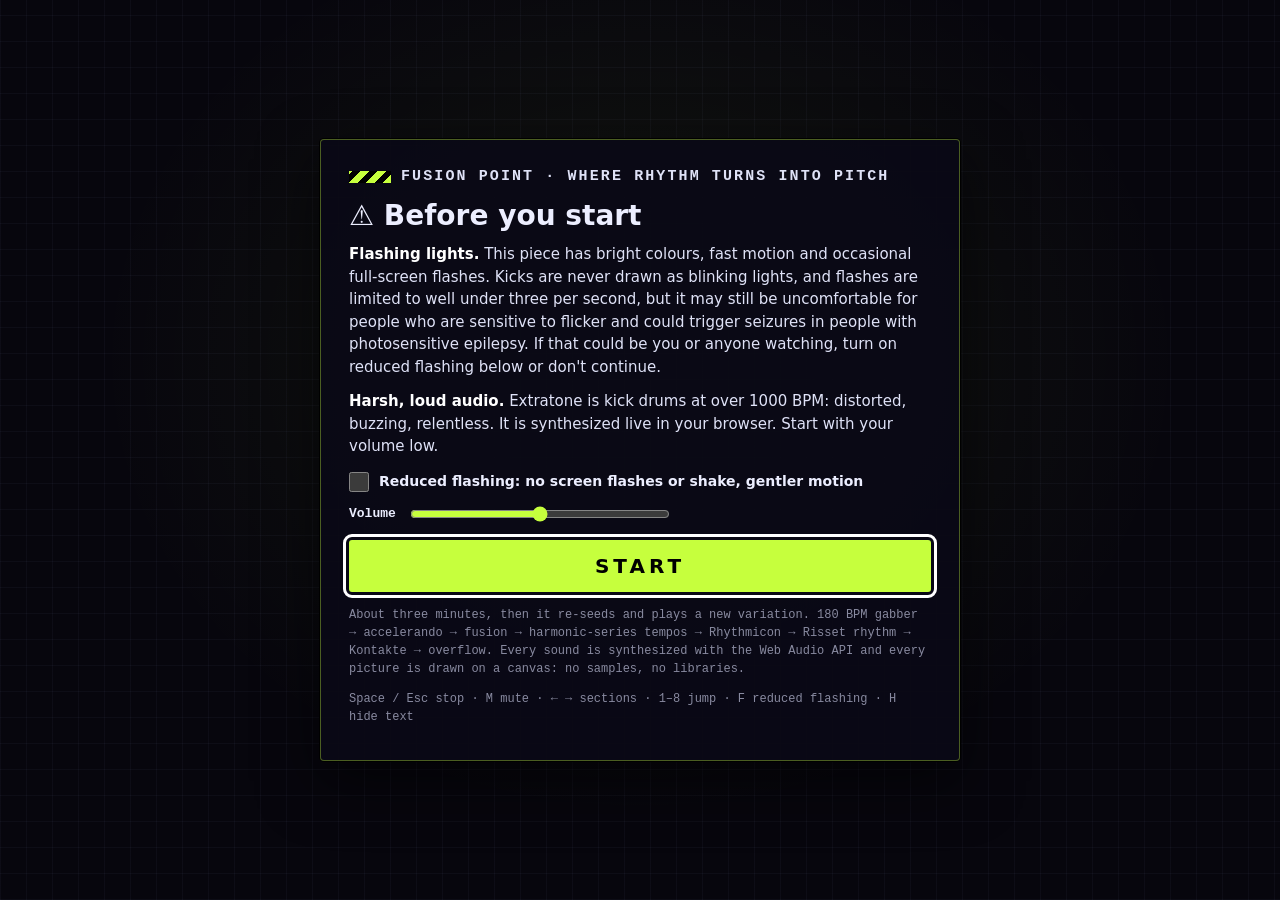
<file: index.html>
<!doctype html>
<html lang="en">
<head>
  <meta charset="utf-8">
  <meta name="viewport" content="width=device-width, initial-scale=1, viewport-fit=cover">
  <title>FUSION POINT</title>
  <meta name="description" content="Generative extratone: kick drums sped up until rhythm turns into pitch. Web Audio + Canvas, no samples, no libraries.">
  <meta name="theme-color" content="#07060d">
  <link rel="stylesheet" href="css/style.css">
</head>
<body>
  <canvas id="stage" aria-label="Visualisation: every kick drum on a spiral, a tempo-to-pitch ladder, an oscilloscope and a spectrum"></canvas>

  <div id="hud" class="hidden" aria-hidden="true">
    <header id="sec">
      <div class="secnum"><b id="secNum">01</b><span>/</span><span id="secCount">08</span></div>
      <h2 id="secTitle"></h2>
      <div id="secSub"></div>
      <ul id="stat"></ul>
      <div id="timeline"></div>
    </header>
    <section id="meter">
      <div class="lane"><span id="laneVal">kick</span><span id="modeVal" class="mode">RHYTHM</span></div>
      <div class="bpm"><span id="bpmVal">180</span><small>BPM</small></div>
      <div class="row"><span id="hzVal">3.00 Hz</span><span class="dot">·</span><span id="msVal">333.3 ms</span></div>
      <div class="row note"><span id="noteVal">pulse</span></div>
      <div class="kicks">kicks fired <span id="kickVal">0</span></div>
    </section>
    <ol id="log"></ol>
  </div>

  <div id="controls" hidden>
    <button id="btnStop" type="button" title="Stop instantly (Space, Esc)">&#9632; Stop</button>
    <button id="btnMute" type="button" title="Mute audio, keep visuals (M)">Mute</button>
    <button id="btnPrev" type="button" title="Previous section (&larr;)" aria-label="Previous section">&lsaquo;</button>
    <button id="btnNext" type="button" title="Next section (&rarr;)" aria-label="Next section">&rsaquo;</button>
    <button id="btnFlash" type="button" title="Toggle reduced flashing (F)">Flashing: full</button>
    <button id="btnHud" type="button" title="Show / hide the theory text (H)">Text</button>
    <button id="btnFull" type="button" title="Fullscreen" aria-label="Fullscreen">&#x26F6;</button>
    <label class="vol" title="Volume"><span class="sr">Volume</span><input id="vol" type="range" min="0" max="1" step="0.01" value="0.5"></label>
  </div>

  <div id="warning" role="dialog" aria-modal="true" aria-labelledby="warnTitle" aria-describedby="warnBody">
    <div class="warn-card">
      <p class="kicker"><span class="tape" aria-hidden="true"></span>FUSION POINT &middot; where rhythm turns into pitch</p>
      <h1 id="warnTitle"><span aria-hidden="true">&#9888;</span> Before you start</h1>
      <div id="warnBody">
        <p><strong>Flashing lights.</strong> This piece has bright colours, fast motion and occasional
          full-screen flashes. Kicks are never drawn as blinking lights, and flashes are limited to well
          under three per second, but it may still be uncomfortable for people who are sensitive to flicker
          and could trigger seizures in people with photosensitive epilepsy. If that could be you or anyone
          watching, turn on reduced flashing below or don't continue.</p>
        <p><strong>Harsh, loud audio.</strong> Extratone is kick drums at over 1000 BPM: distorted,
          buzzing, relentless. It is synthesized live in your browser. Start with your volume low.</p>
      </div>
      <label class="check"><input type="checkbox" id="reducedToggle"> Reduced flashing: no screen flashes or shake, gentler motion</label>
      <p id="rmNote" class="note" hidden>Your system is set to reduce motion, so reduced flashing starts switched on.</p>
      <label class="startvol">Volume <input type="range" id="startVol" min="0" max="1" step="0.01" value="0.5"></label>
      <button id="startBtn" class="start" type="button">Start</button>
      <p class="fine">About three minutes, then it re-seeds and plays a new variation. 180 BPM gabber &rarr; accelerando &rarr;
        fusion &rarr; harmonic-series tempos &rarr; Rhythmicon &rarr; Risset rhythm &rarr; Kontakte &rarr; overflow.
        Every sound is synthesized with the Web Audio API and every picture is drawn on a canvas: no samples, no libraries.</p>
      <p class="fine keys">Space / Esc stop &middot; M mute &middot; &larr; &rarr; sections &middot; 1&ndash;8 jump &middot; F reduced flashing &middot; H hide text</p>
    </div>
  </div>

  <noscript><p class="noscript">FUSION POINT needs JavaScript: all of its sound and pictures are generated by code.</p></noscript>

  <script src="js/core/util.js"></script>
  <script src="js/theory/tempo.js"></script>
  <script src="js/audio/engine.js"></script>
  <script src="js/audio/kicktrain.js"></script>
  <script src="js/audio/synths.js"></script>
  <script src="js/music/kit.js"></script>
  <script src="js/music/sections/01-gabber.js"></script>
  <script src="js/music/sections/02-accelerando.js"></script>
  <script src="js/music/sections/03-fusion.js"></script>
  <script src="js/music/sections/04-harmonics.js"></script>
  <script src="js/music/sections/05-rhythmicon.js"></script>
  <script src="js/music/sections/06-risset.js"></script>
  <script src="js/music/sections/07-kontakte.js"></script>
  <script src="js/music/sections/08-overflow.js"></script>
  <script src="js/music/conductor.js"></script>
  <script src="js/visual/sprites.js"></script>
  <script src="js/visual/coil.js"></script>
  <script src="js/visual/ladder.js"></script>
  <script src="js/visual/scope.js"></script>
  <script src="js/visual/hud.js"></script>
  <script src="js/visual/renderer.js"></script>
  <script src="js/main.js"></script>
</body>
</html>
</file>
<file: css/style.css>
/* FUSION POINT — page styles. System fonts only; nothing is fetched. */
:root {
  color-scheme: dark;
  --bg: #07060d;
  --ink: #eceeff;
  --dim: rgba(214, 218, 245, 0.62);
  --faint: rgba(214, 218, 245, 0.16);
  --panel: rgba(9, 8, 20, 0.78);
  --acc: 78;               /* section accent hue, set from JS */
  --accent: hsl(var(--acc), 100%, 62%);
  --lime: #c6ff3d;
  --mono: ui-monospace, SFMono-Regular, Menlo, Consolas, "Liberation Mono", monospace;
  --sans: system-ui, -apple-system, "Segoe UI", Roboto, "Helvetica Neue", Arial, sans-serif;
  --band-top: 70vh;
  --band-h: 140px;
}
* { box-sizing: border-box; }
html, body { margin: 0; height: 100%; background: var(--bg); color: var(--ink); overflow: hidden; }
body { font-family: var(--sans); -webkit-font-smoothing: antialiased; }
canvas#stage { position: fixed; inset: 0; width: 100vw; height: 100vh; height: 100dvh; display: block; background: var(--bg); }
.sr { position: absolute; width: 1px; height: 1px; overflow: hidden; clip: rect(0 0 0 0); }
.noscript { padding: 2rem; font-family: var(--mono); }

/* ------------------------------------------------------------------ HUD */
#hud { position: fixed; inset: 0; pointer-events: none; transition: opacity 0.4s; }
#hud.hidden { opacity: 0; }
#hud { text-shadow: 0 1px 2px #000, 0 0 12px rgba(0, 0, 0, 0.85); }

#sec { position: absolute; left: 20px; top: 16px; width: min(360px, 34vw); }
.secnum { font: 800 13px/1 var(--mono); letter-spacing: 0.12em; color: var(--dim); }
.secnum b { color: var(--accent); font-size: 15px; }
.secnum span { margin-left: 4px; }
#secTitle { margin: 6px 0 2px; font: 900 clamp(26px, 3.1vw, 46px)/1.02 var(--sans); letter-spacing: -0.01em; text-transform: uppercase; }
#secTitle.pop { animation: pop 0.5s cubic-bezier(.2,.9,.3,1.3); }
@keyframes pop { from { transform: translateY(6px) scale(1.04); opacity: 0.2; } to { transform: none; opacity: 1; } }
#secSub { font: 600 13px/1.3 var(--mono); color: var(--accent); }
#stat { list-style: none; margin: 10px 0 0; padding: 8px 0 0 10px; border-left: 2px solid var(--accent); font: 600 12.5px/1.55 var(--mono); color: var(--ink); }
#stat li { white-space: nowrap; overflow: hidden; text-overflow: ellipsis; }
#timeline { display: flex; gap: 3px; margin-top: 12px; height: 5px; }
#timeline span { position: relative; background: var(--faint); overflow: hidden; }
#timeline span.on { background: rgba(214, 218, 245, 0.28); }
#timeline span i { position: absolute; inset: 0; background: var(--accent); transform-origin: left; transform: scaleX(0); }
#timeline span.done i { background: rgba(214, 218, 245, 0.55); }

/* the tachometer */
#meter { position: absolute; right: 22px; top: 16px; text-align: right; font-family: var(--mono); --lh: 78; --p: 0; }
#meter .lane { font: 800 11px/1 var(--mono); letter-spacing: 0.14em; text-transform: uppercase; color: hsl(var(--lh), 100%, 66%); }
#meter .mode { margin-left: 10px; padding: 2px 6px; border: 1px solid currentColor; color: var(--ink); }
#meter .bpm { margin-top: 4px; font: 800 clamp(44px, 6vw, 92px)/0.95 var(--mono); letter-spacing: -0.04em; font-variant-numeric: tabular-nums; color: #fff; }
#meter .bpm small { margin-left: 6px; font-size: 0.24em; letter-spacing: 0.1em; color: var(--dim); }
#meter .row { font: 700 15px/1.45 var(--mono); font-variant-numeric: tabular-nums; }
#meter .row .dot { margin: 0 6px; color: var(--dim); }
#meter .note { color: hsl(var(--lh), 100%, 72%); font-size: 17px; }
#meter .kicks { margin-top: 6px; font: 600 11px/1.3 var(--mono); letter-spacing: 0.08em; text-transform: uppercase; color: var(--dim); }
#meter .kicks span { color: var(--ink); font-size: 13px; letter-spacing: 0; font-variant-numeric: tabular-nums; }
#meter.idle .bpm, #meter.idle .row { opacity: 0.45; }

/* the lab log, just above the scope band */
#log { position: absolute; left: 20px; bottom: calc(100% - var(--band-top) + 10px); width: min(620px, 52vw); margin: 0; padding: 0; list-style: none;
  font: 600 12.5px/1.5 var(--mono); }
#log li { display: flex; gap: 10px; transition: opacity 0.4s; }
#log .ts { color: var(--dim); flex: none; font-variant-numeric: tabular-nums; }
#log .tx { color: var(--ink); }
#log li.new .tx { animation: type 0.45s steps(18, end); color: hsl(var(--h, var(--acc)), 100%, 80%); }
@keyframes type { from { clip-path: inset(0 100% 0 0); } to { clip-path: inset(0 0 0 0); } }

/* -------------------------------------------------------------- controls */
#controls { position: fixed; left: 50%; bottom: 10px; transform: translateX(-50%); display: flex; gap: 6px; align-items: center;
  padding: 6px; background: var(--panel); border: 1px solid var(--faint); border-radius: 4px; transition: opacity 0.5s; z-index: 5; }
#controls[hidden] { display: none; }
body.idle #controls { opacity: 0.12; }
body.idle #controls:hover, body.idle #controls:focus-within { opacity: 1; }
#controls button { font: 700 12px/1 var(--mono); color: var(--ink); background: rgba(255, 255, 255, 0.06); border: 1px solid var(--faint);
  border-radius: 3px; padding: 8px 10px; cursor: pointer; min-height: 34px; }
#controls button:hover { border-color: var(--accent); }
#controls button:focus-visible { outline: 2px solid var(--accent); outline-offset: 1px; }
#controls button.paused { background: var(--accent); color: #000; }
#controls button[aria-pressed="true"] { border-color: var(--accent); color: var(--accent); }
#controls .vol input { width: 90px; accent-color: var(--accent); vertical-align: middle; }

/* --------------------------------------------------------------- warning */
#warning { position: fixed; inset: 0; display: grid; place-items: center; padding: 16px; z-index: 10; overflow-y: auto;
  background:
    radial-gradient(ellipse at 50% 40%, rgba(198, 255, 61, 0.07), transparent 60%),
    repeating-linear-gradient(0deg, rgba(170, 180, 255, 0.04) 0 1px, transparent 1px 26px),
    repeating-linear-gradient(90deg, rgba(170, 180, 255, 0.04) 0 1px, transparent 1px 26px),
    var(--bg); }
#warning[hidden] { display: none; }
.warn-card { max-width: 640px; width: 100%; padding: 26px 28px 22px; background: rgba(10, 9, 22, 0.92); border: 1px solid rgba(198, 255, 61, 0.35);
  border-radius: 4px; box-shadow: 0 0 0 1px #000, 0 20px 60px rgba(0, 0, 0, 0.6); }
.kicker { margin: 0 0 10px; font: 800 12px/1.2 var(--mono); letter-spacing: 0.14em; text-transform: uppercase; color: var(--lime); display: flex; align-items: center; gap: 10px; }
.tape { display: inline-block; width: 42px; height: 12px; background: repeating-linear-gradient(-45deg, var(--lime) 0 6px, #000 6px 12px); }
.warn-card h1 { margin: 0 0 12px; font: 900 28px/1.1 var(--sans); }
.warn-card p { margin: 0 0 12px; font-size: 15px; line-height: 1.5; color: #dfe2f7; }
.warn-card strong { color: #fff; }
.check { display: flex; gap: 10px; align-items: flex-start; margin: 14px 0 6px; font: 600 14px/1.4 var(--sans); cursor: pointer; }
.check input { width: 20px; height: 20px; margin: 0; accent-color: var(--lime); flex: none; }
.note { font: 600 12.5px/1.4 var(--mono) !important; color: var(--lime) !important; }
.startvol { display: flex; gap: 12px; align-items: center; margin: 12px 0 16px; font: 700 13px var(--mono); }
.startvol input { flex: 1; max-width: 260px; accent-color: var(--lime); }
.start { display: block; width: 100%; padding: 16px; font: 900 20px/1 var(--sans); letter-spacing: 0.2em; text-transform: uppercase; color: #000;
  background: var(--lime); border: 0; border-radius: 3px; cursor: pointer; }
.start:hover { filter: brightness(1.08); }
.start:focus-visible { outline: 3px solid #fff; outline-offset: 3px; }
.fine { margin-top: 14px !important; font: 500 12px/1.5 var(--mono) !important; color: var(--dim) !important; }
.keys { margin-top: 4px !important; }

/* ----------------------------------------------------------------- phones */
@media (max-width: 719px) {
  #sec { left: 12px; top: 10px; width: calc(100vw - 24px); }
  #secTitle { font-size: 24px; margin-top: 4px; }
  #secSub { font-size: 11.5px; }
  #stat { display: none; }
  #timeline { margin-top: 8px; height: 4px; }
  #meter { left: 12px; right: 12px; top: auto; text-align: left; display: grid; grid-template-columns: auto 1fr; column-gap: 12px; align-items: end;
    top: 104px; }
  #meter .lane { grid-column: 1 / 3; margin-bottom: 2px; }
  #meter .bpm { font-size: 44px; grid-row: 2 / 5; }
  #meter .row { font-size: 12.5px; line-height: 1.35; }
  #meter .note { font-size: 13px; }
  #meter .kicks { display: none; }
  #log { display: none; }
  #controls { left: 8px; right: 8px; transform: none; bottom: 8px; justify-content: space-between; gap: 4px; padding: 5px; }
  #controls button { padding: 8px 7px; font-size: 11px; min-height: 36px; }
  #controls #btnHud, #controls #btnFull { display: none; }
  #controls .vol input { width: 60px; }
  .warn-card { padding: 18px 16px; }
  .warn-card h1 { font-size: 22px; }
  .warn-card p { font-size: 14px; }
}
/* short landscape phones */
@media (max-height: 519px) and (min-width: 520px) {
  #sec { width: 30vw; }
  #secTitle { font-size: 20px; }
  #stat, #log { display: none; }
  #meter { top: 8px; right: 12px; left: auto; display: block; text-align: right; }
  #meter .bpm { font-size: 34px; }
  #meter .row { font-size: 12px; }
  #meter .kicks { display: none; }
  #controls { bottom: 4px; }
  #controls button { padding: 6px 8px; min-height: 30px; }
}
@media (prefers-reduced-motion: reduce) {
  #secTitle.pop, #log li.new .tx { animation: none; }
}
</file>
